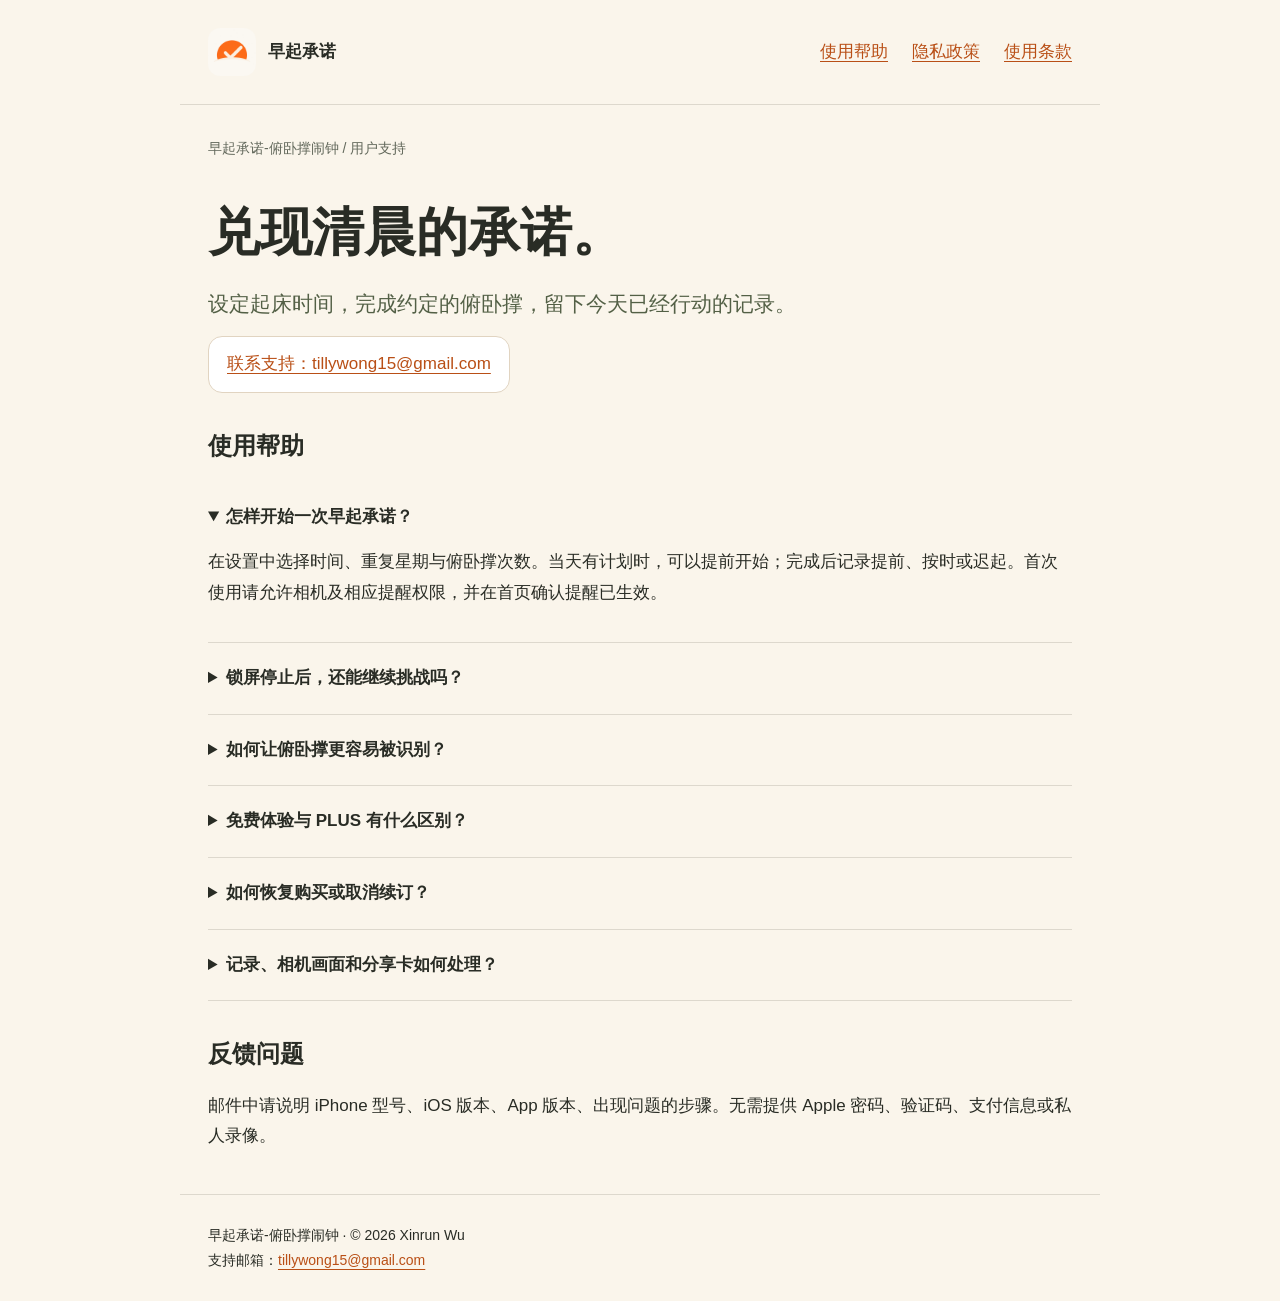
<file: index.html>
<!doctype html><html lang="zh-CN"><head><meta charset="utf-8"><meta name="viewport" content="width=device-width,initial-scale=1"><meta name="description" content="早起承诺-俯卧撑闹钟的使用帮助、购买支持和隐私政策。"><title>使用帮助 · 早起承诺</title><link rel="icon" href="icon.png"><link rel="stylesheet" href="style.css"></head><body><header><div class="brand"><img src="icon.png" alt="">早起承诺</div><nav aria-label="网站导航"><a href="index.html">使用帮助</a><a href="privacy.html">隐私政策</a><a href="terms.html">使用条款</a></nav></header><main><small>早起承诺-俯卧撑闹钟 / 用户支持</small><h1>兑现清晨的承诺。</h1><p class="lead">设定起床时间，完成约定的俯卧撑，留下今天已经行动的记录。</p><a class="contact" href="mailto:tillywong15@gmail.com">联系支持：tillywong15@gmail.com</a><h2>使用帮助</h2><details open><summary>怎样开始一次早起承诺？</summary><p>在设置中选择时间、重复星期与俯卧撑次数。当天有计划时，可以提前开始；完成后记录提前、按时或迟起。首次使用请允许相机及相应提醒权限，并在首页确认提醒已生效。</p></details><details><summary>锁屏停止后，还能继续挑战吗？</summary><p>可以。锁屏停止只停止当前一次声音，不代表放弃。首响后 10 分钟内，每分钟会再次提醒；完成目标或在 App 内明确确认“放弃本次承诺”后，取消当天剩余提醒。提醒预先安排最近 3 次承诺，打开 App 时会继续安排，请定期打开确认。提醒不会无限重复。</p><p>iOS 26 及以上使用系统闹钟；iOS 18 等旧系统使用通知，声音受静音、专注模式和通知设置影响。App 不能阻止系统停止或强制用户完成动作。</p></details><details><summary>如何让俯卧撑更容易被识别？</summary><p>先使用免费的识别练习。把手机放稳，正面或侧面拍摄均可，让肩、肘、腕尽量进入画面，保持光线充足。先撑直保持片刻，再完成动作。切后台或中断后，未完成的一组重新计数。</p><p>识别在本机离线完成，不需要每次下载模型。计数用于起床仪式，不是专业动作评估；请按自己的身体状况选择次数，不适时停止。</p></details><details><summary>免费体验与 PLUS 有什么区别？</summary><p>免费完成 3 次正式早起承诺，练习、失败和放弃不扣次数。额度用完后，PLUS 月订阅或永久购买均可解锁后续正式挑战，两个方案功能相同。练习和历史记录仍可使用。各地区实际价格以 App 内 Apple 购买页面为准。</p></details><details><summary>如何恢复购买或取消续订？</summary><p>在 App 的购买页面点击“恢复购买”，使用原购买 Apple 账户并保持联网。月订阅可在 iPhone 设置 → Apple 账户 → 订阅中管理；永久购买不会自动取消原有月订阅，请自行取消。退款可通过 <a href="https://reportaproblem.apple.com/">Apple 退款服务</a>申请，结果由 Apple 决定。</p></details><details><summary>记录、相机画面和分享卡如何处理？</summary><p>记录保存在本机，没有应用账号或云同步。相机画面不上传、不录像、不保存。分享由你主动选择接收方；成绩卡含日期、完成时间、次数、状态与累计天数，请在分享前确认。卸载可能删除记录，恢复购买不会恢复记录。</p></details><h2>反馈问题</h2><p>邮件中请说明 iPhone 型号、iOS 版本、App 版本、出现问题的步骤。无需提供 Apple 密码、验证码、支付信息或私人录像。</p></main><footer>早起承诺-俯卧撑闹钟 · © 2026 Xinrun Wu<br>支持邮箱：<a href="mailto:tillywong15@gmail.com">tillywong15@gmail.com</a></footer></body></html>
</file>
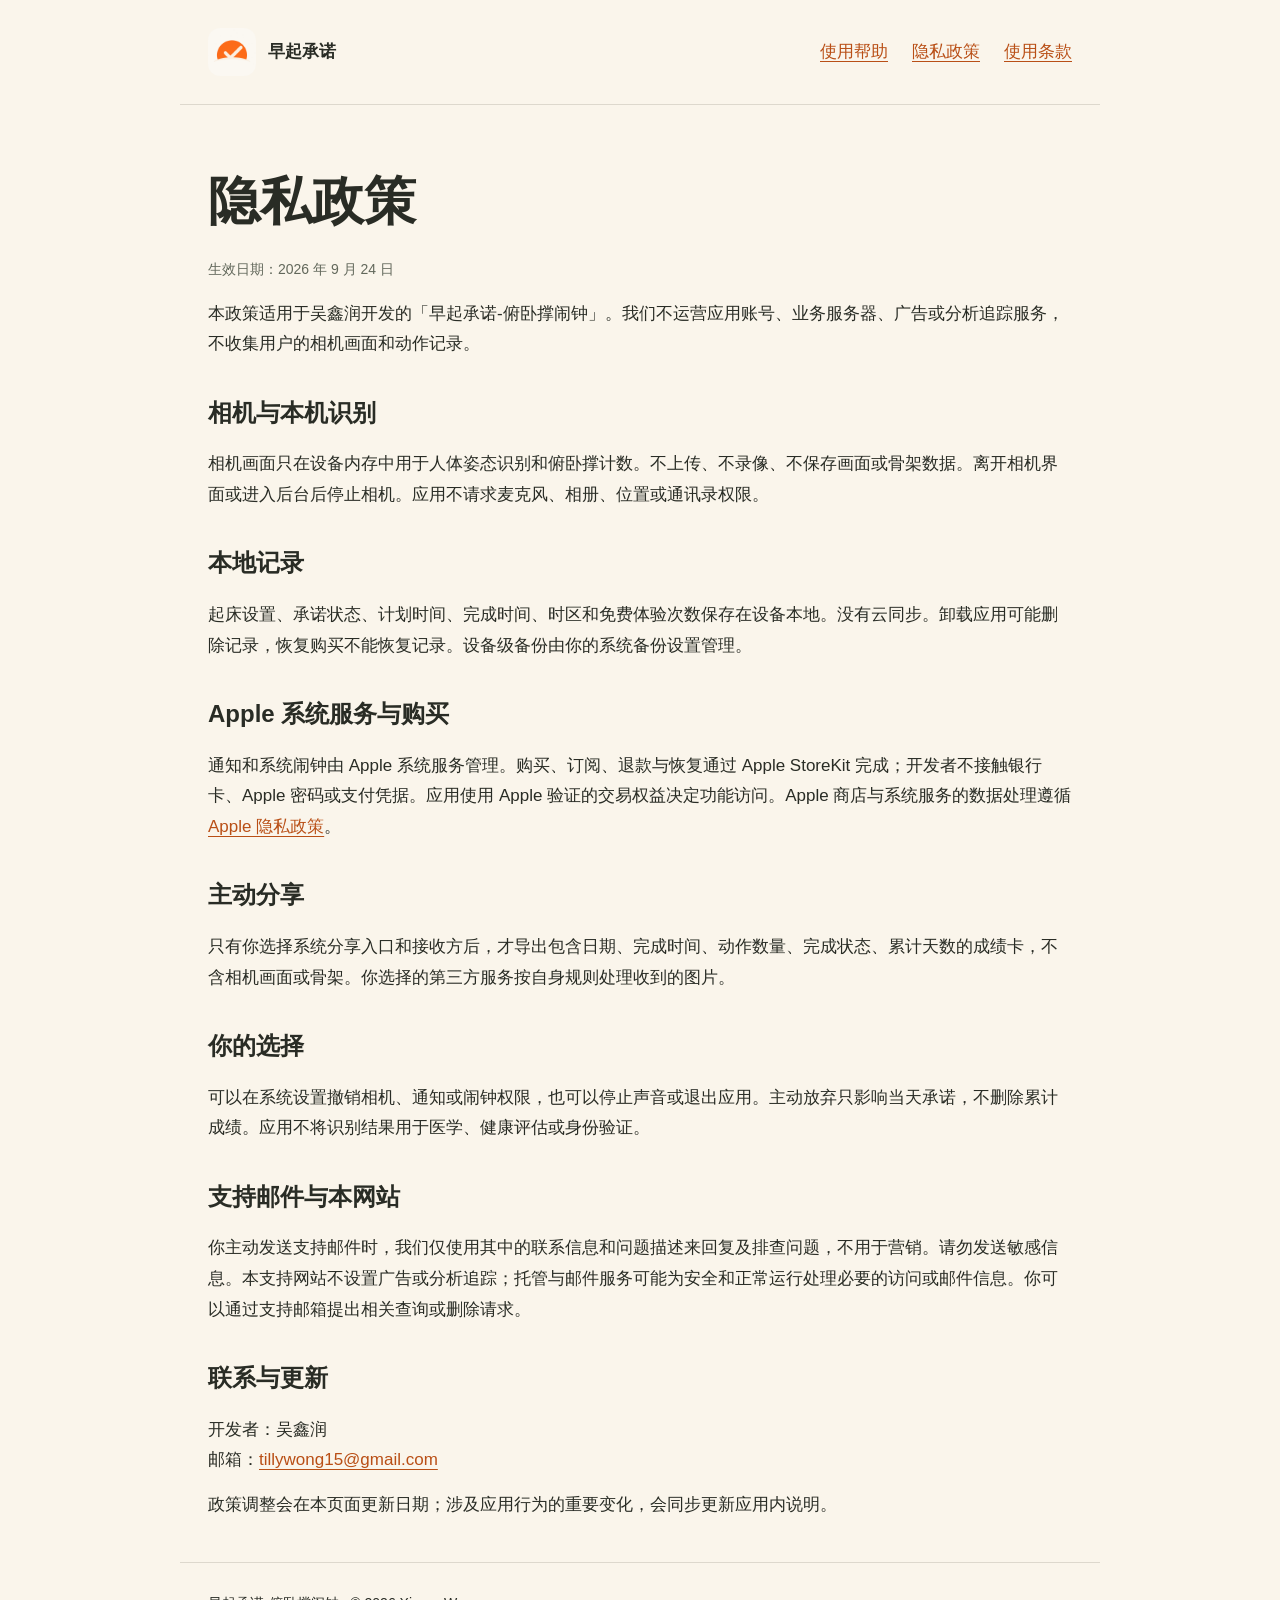
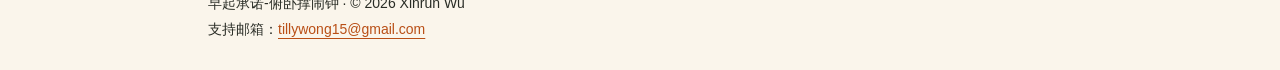
<file: privacy.html>
<!doctype html><html lang="zh-CN"><head><meta charset="utf-8"><meta name="viewport" content="width=device-width,initial-scale=1"><meta name="description" content="早起承诺-俯卧撑闹钟的使用帮助、购买支持和隐私政策。"><title>隐私政策 · 早起承诺</title><link rel="icon" href="icon.png"><link rel="stylesheet" href="style.css"></head><body><header><div class="brand"><img src="icon.png" alt="">早起承诺</div><nav aria-label="网站导航"><a href="index.html">使用帮助</a><a href="privacy.html">隐私政策</a><a href="terms.html">使用条款</a></nav></header><main><h1>隐私政策</h1><small>生效日期：2026 年 9 月 24 日</small><p>本政策适用于吴鑫润开发的「早起承诺-俯卧撑闹钟」。我们不运营应用账号、业务服务器、广告或分析追踪服务，不收集用户的相机画面和动作记录。</p><h2>相机与本机识别</h2><p>相机画面只在设备内存中用于人体姿态识别和俯卧撑计数。不上传、不录像、不保存画面或骨架数据。离开相机界面或进入后台后停止相机。应用不请求麦克风、相册、位置或通讯录权限。</p><h2>本地记录</h2><p>起床设置、承诺状态、计划时间、完成时间、时区和免费体验次数保存在设备本地。没有云同步。卸载应用可能删除记录，恢复购买不能恢复记录。设备级备份由你的系统备份设置管理。</p><h2>Apple 系统服务与购买</h2><p>通知和系统闹钟由 Apple 系统服务管理。购买、订阅、退款与恢复通过 Apple StoreKit 完成；开发者不接触银行卡、Apple 密码或支付凭据。应用使用 Apple 验证的交易权益决定功能访问。Apple 商店与系统服务的数据处理遵循 <a href="https://www.apple.com/legal/privacy/">Apple 隐私政策</a>。</p><h2>主动分享</h2><p>只有你选择系统分享入口和接收方后，才导出包含日期、完成时间、动作数量、完成状态、累计天数的成绩卡，不含相机画面或骨架。你选择的第三方服务按自身规则处理收到的图片。</p><h2>你的选择</h2><p>可以在系统设置撤销相机、通知或闹钟权限，也可以停止声音或退出应用。主动放弃只影响当天承诺，不删除累计成绩。应用不将识别结果用于医学、健康评估或身份验证。</p><h2>支持邮件与本网站</h2><p>你主动发送支持邮件时，我们仅使用其中的联系信息和问题描述来回复及排查问题，不用于营销。请勿发送敏感信息。本支持网站不设置广告或分析追踪；托管与邮件服务可能为安全和正常运行处理必要的访问或邮件信息。你可以通过支持邮箱提出相关查询或删除请求。</p><h2>联系与更新</h2><p>开发者：吴鑫润<br>邮箱：<a href="mailto:tillywong15@gmail.com">tillywong15@gmail.com</a></p><p>政策调整会在本页面更新日期；涉及应用行为的重要变化，会同步更新应用内说明。</p></main><footer>早起承诺-俯卧撑闹钟 · © 2026 Xinrun Wu<br>支持邮箱：<a href="mailto:tillywong15@gmail.com">tillywong15@gmail.com</a></footer></body></html>
</file>
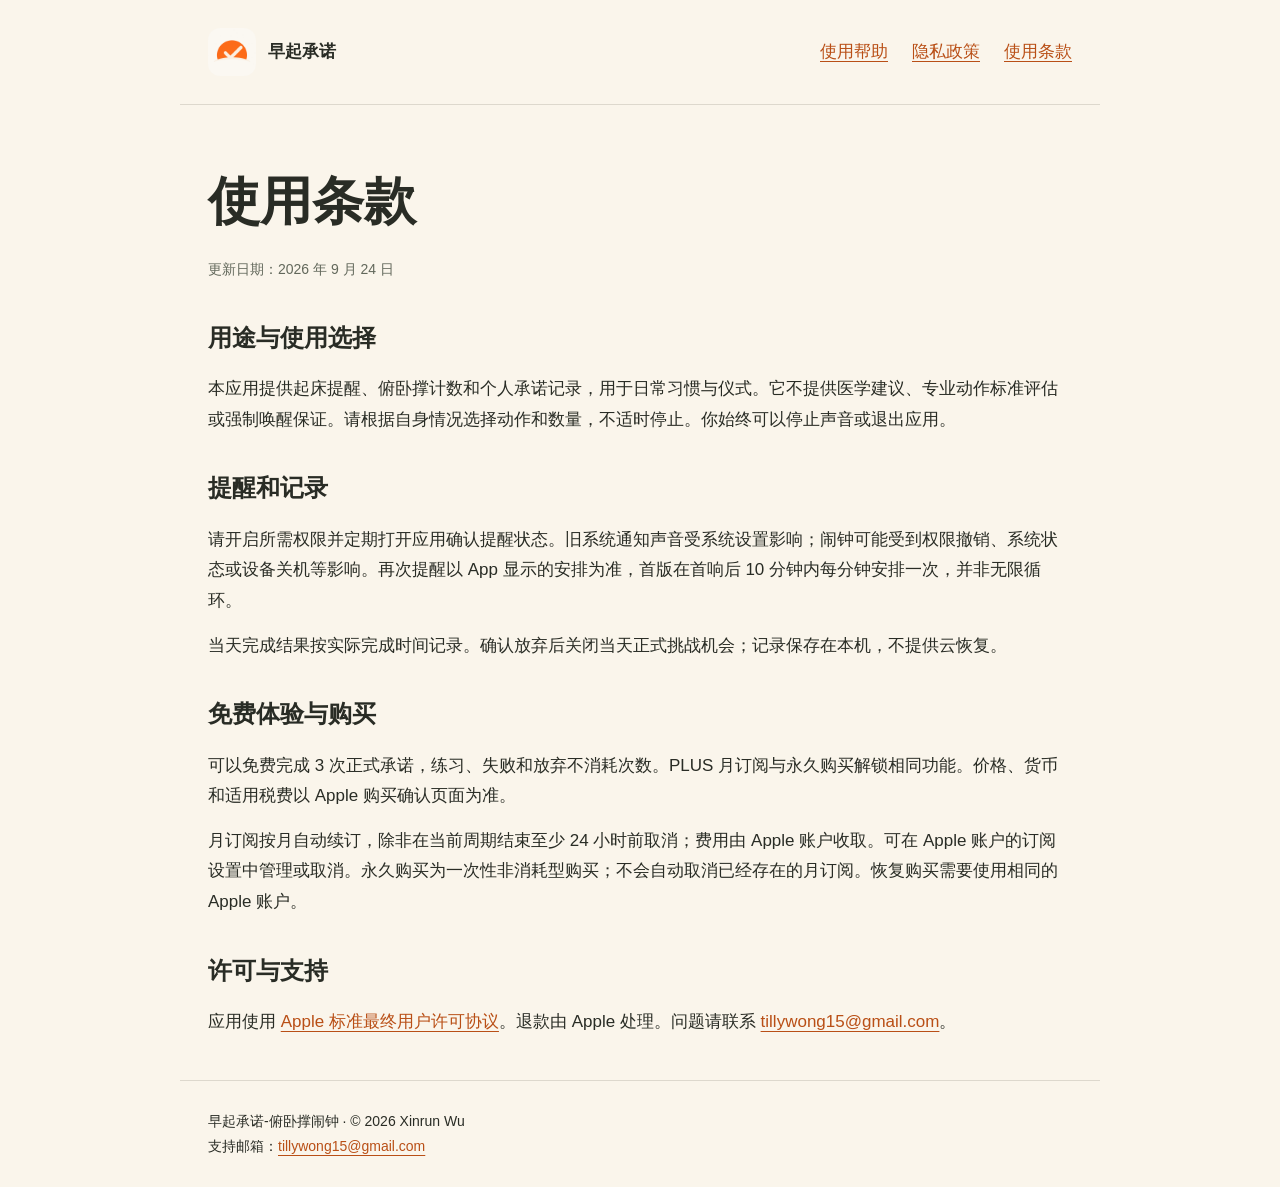
<file: terms.html>
<!doctype html><html lang="zh-CN"><head><meta charset="utf-8"><meta name="viewport" content="width=device-width,initial-scale=1"><meta name="description" content="早起承诺-俯卧撑闹钟的使用帮助、购买支持和隐私政策。"><title>使用条款 · 早起承诺</title><link rel="icon" href="icon.png"><link rel="stylesheet" href="style.css"></head><body><header><div class="brand"><img src="icon.png" alt="">早起承诺</div><nav aria-label="网站导航"><a href="index.html">使用帮助</a><a href="privacy.html">隐私政策</a><a href="terms.html">使用条款</a></nav></header><main><h1>使用条款</h1><small>更新日期：2026 年 9 月 24 日</small><h2>用途与使用选择</h2><p>本应用提供起床提醒、俯卧撑计数和个人承诺记录，用于日常习惯与仪式。它不提供医学建议、专业动作标准评估或强制唤醒保证。请根据自身情况选择动作和数量，不适时停止。你始终可以停止声音或退出应用。</p><h2>提醒和记录</h2><p>请开启所需权限并定期打开应用确认提醒状态。旧系统通知声音受系统设置影响；闹钟可能受到权限撤销、系统状态或设备关机等影响。再次提醒以 App 显示的安排为准，首版在首响后 10 分钟内每分钟安排一次，并非无限循环。</p><p>当天完成结果按实际完成时间记录。确认放弃后关闭当天正式挑战机会；记录保存在本机，不提供云恢复。</p><h2>免费体验与购买</h2><p>可以免费完成 3 次正式承诺，练习、失败和放弃不消耗次数。PLUS 月订阅与永久购买解锁相同功能。价格、货币和适用税费以 Apple 购买确认页面为准。</p><p>月订阅按月自动续订，除非在当前周期结束至少 24 小时前取消；费用由 Apple 账户收取。可在 Apple 账户的订阅设置中管理或取消。永久购买为一次性非消耗型购买；不会自动取消已经存在的月订阅。恢复购买需要使用相同的 Apple 账户。</p><h2>许可与支持</h2><p>应用使用 <a href="https://www.apple.com/legal/internet-services/itunes/dev/stdeula/">Apple 标准最终用户许可协议</a>。退款由 Apple 处理。问题请联系 <a href="mailto:tillywong15@gmail.com">tillywong15@gmail.com</a>。</p></main><footer>早起承诺-俯卧撑闹钟 · © 2026 Xinrun Wu<br>支持邮箱：<a href="mailto:tillywong15@gmail.com">tillywong15@gmail.com</a></footer></body></html>
</file>
<file: style.css>
*{box-sizing:border-box}html{scroll-behavior:smooth}body{margin:0;background:#faf5eb;color:#292c25;font:17px/1.8 -apple-system,BlinkMacSystemFont,"PingFang SC",sans-serif}a{color:#b94f16;text-underline-offset:4px}header,main,footer{max-width:920px;margin:auto;padding:28px}header{display:flex;gap:24px;justify-content:space-between;align-items:center;border-bottom:1px solid #ddd8cd}nav{display:flex;gap:24px;flex-wrap:wrap}h1{font-size:clamp(32px,6vw,52px);line-height:1.25;margin:36px 0 20px}h2{font-size:24px;line-height:1.4;margin-top:36px}p{margin:14px 0}small{font-size:14px;color:#62685b}.contact{display:inline-block;padding:12px 18px;background:#fff;border:1px solid #e1d4c1;border-radius:14px}.lead{font-size:21px;color:#536046}.brand{display:flex;gap:12px;align-items:center;font-weight:700}.brand img{width:48px;height:48px;border-radius:12px}footer{border-top:1px solid #ddd8cd;font-size:14px}details{padding:20px 0;border-bottom:1px solid #ddd8cd}summary{cursor:pointer;font-weight:600}li{margin:8px 0}@media(max-width:600px){header{display:block}nav{margin-top:16px;gap:20px}header,main,footer{padding:22px}}
</file>
